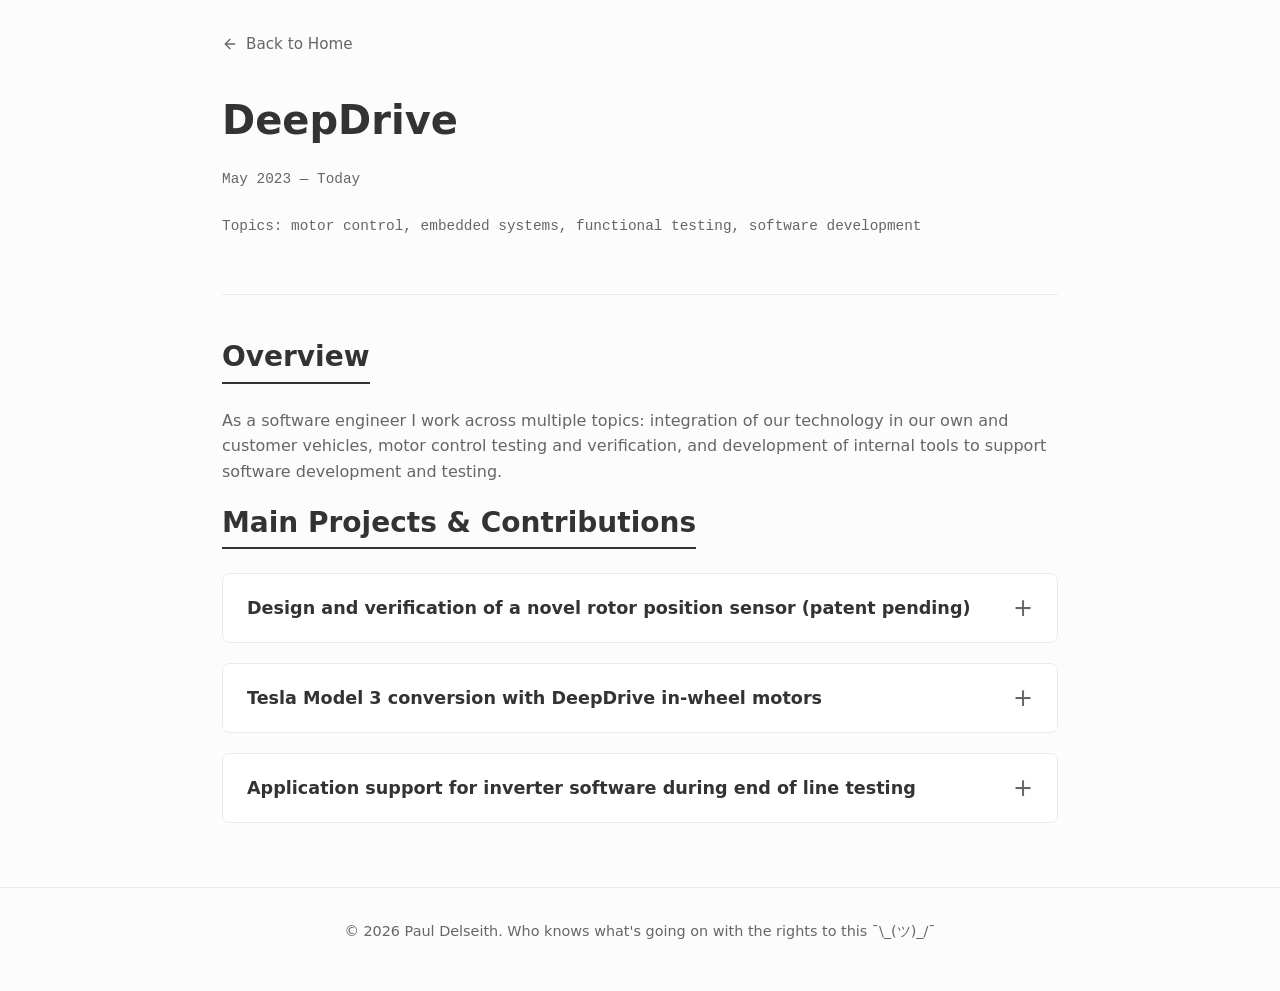
<file: work-deepdrive.html>
<!DOCTYPE html>
<html lang="en">
<head>
    <meta charset="UTF-8">
    <meta name="viewport" content="width=device-width, initial-scale=1.0">
    <title>HyperDiffusion Project | Paul Delseith</title>
    <link rel="stylesheet" href="style.css">
</head>
<body>

    <a href="index.html" class="back-link">
        <svg xmlns="http://www.w3.org/2000/svg" width="16" height="16" viewBox="0 0 24 24" fill="none" stroke="currentColor" stroke-width="2" stroke-linecap="round" stroke-linejoin="round">
            <line x1="19" y1="12" x2="5" y2="12"></line>
            <polyline points="12 19 5 12 12 5"></polyline>
        </svg>
        Back to Home
    </a>

    <article>
        <header class="article-header">
            <h1>DeepDrive</h1>
            
            <div class="article-meta">
                <span>May 2023 &mdash; Today</span>
                <span>Topics: motor control, embedded systems, functional testing, software development</span>
            </div>
        </header>
        
        <div class="article-content">
            <h2>Overview</h2>
            <p>As a software engineer I work across multiple topics: integration of our technology in our own and customer vehicles, motor control testing and verification, and development of internal tools to support software development and testing.</p>
            
            <h2>Main Projects & Contributions</h2>
            
            <details class="expandable-card">
                <summary>Design and verification of a novel rotor position sensor (patent pending)</summary>
                <div class="card-content">
                    <p>For my master's thesis, I worked on a novel rotor position sensor for our dual-rotor technology, based on the direct measurement of the axial rotor flux.</p>
                    <p><strong>Main Benefits:</strong></p>
                    <ul>
                        <li>Off-axis angle measurement capabilities.</li>
                        <li>Requires only one part (the sensor element) with no need for a target.</li>
                    </ul>
                </div>
            </details>

            <details class="expandable-card">
                <summary>Tesla Model 3 conversion with DeepDrive in-wheel motors</summary>
                <div class="card-content">
                    <p>Built the LV harness as well and software to make the vehicle run reliably and safely with our in-wheel motors.</p>
                    <ul>
                        <li>Bring-up and track-side testing of the vehicle with a tight time schedule due to customer appointments</li>
                        <li>Implementation of a basic LV harness for routing of the necessary CAN buses, implementation of a safety shutdown button, and supply and control of an external parking brake actuator</li>
                        <li>Built software to translate vehicle inputs (accelerator pedal, brake pedal) into motor commands</li>
                        <li>Implemented basic safety features, like power limiting and speed limiting</li>
                        <li>Got the ABS of the vehicle working with our in-wheel motors, which have a different bearing and could not fit the ABS sensor of the vehicle</li>
                        <li>Vehicle was successfully presented to various customers as well as press, so far driven 5k+ km without any breakdowns</li>
                        <li>Representation of the DeepDrive dual-rotor to engineers, journalists and managers at various automotive OEMs both in the car and outside of the car</li>
                        <li>Setup of current and voltage measurement for WLTP measurements using a Yokogawa power analyzer</li>
                        <li>Implementation of a python based GUI to enable a driver to follow the WLTP speed profile life while driving</li>
                    </ul>
                    <picture class="gallery-picture">
                        <source srcset="tesla_dd.jpg.webp" type="image/webp">
                        <img src="tesla_dd.jpg" alt="Tesla Model 3 with in-wheel motors" class="gallery-image">
                    </picture>
                </div>
            </details>

            <details class="expandable-card">
                <summary>Application support for inverter software during end of line testing</summary>
                <div class="card-content">
                    <p>As the only software engineer responsible for the in-wheel motor for several months, I was responsible for getting 6 fully functional drive units (motor + inverter) out the door to customers in time.</p>
                    <ul>
                        <li>Support of test bench operators whenever issues arose during end of line testing (failure analysis, finding software fixes, involving the right people for fixing issues)</li>
                        <li>Working with external test bench operators to set up testing of our machines at their facilities, explaining to them how our software works, and ensuring proper execution of test procedures for the first samples</li>
                    </ul>
                    <picture class="gallery-picture">
                        <source srcset="tesla_dd.jpg.webp" type="image/webp">
                        <img src="tesla_dd.jpg" alt="Tesla Model 3 with in-wheel motors" class="gallery-image">
                    </picture>
                </div>
            </details>

        </div>
    </article>

    <footer>
        <p>&copy; 2026 Paul Delseith. Who knows what's going on with the rights to this ¯\_(ツ)_/¯</p>
    </footer>

</body>
</html>
</file>
<file: style.css>
/* =========================================
   1. CSS VARIABLES (Color Palette & Fonts)
   ========================================= */
:root {
    --bg-color: #fcfcfc;
    --text-color: #333333;
    --accent-color: #0056b3;
    --secondary-text: #666666;
    --font-main: 'Segoe UI', system-ui, -apple-system, sans-serif;
}

/* =========================================
   2. BASIC RESET & BASE STYLES
   ========================================= */
* {
    box-sizing: border-box;
    margin: 0;
    padding: 0;
}

body {
    font-family: var(--font-main);
    background-color: var(--bg-color);
    color: var(--text-color);
    line-height: 1.6;
    max-width: 900px; /* Keeps line lengths readable */
    margin: 0 auto;   /* Centers the site on the screen */
    padding: 2rem;
}

/* =========================================
   3. TYPOGRAPHY & LINKS
   ========================================= */
h1, h2, h3 {
    margin-bottom: 1rem;
    font-weight: 700;
    color: var(--text-color);
}

h1 {
    font-size: 2.5rem;
}

h2 {
    font-size: 1.75rem;
    border-bottom: 2px solid var(--text-color); /* The line thickness and color */
    padding-bottom: 0.1rem;                     /* Space between the text and the line */
    margin-bottom: 1.5rem;                      /* Space between the line and the content below */
    display: inline-block;                      /* Makes the line only as wide as the text. Remove this if you want the line to go across the whole screen! */
}

p {
    margin-bottom: 1rem;
    color: var(--secondary-text);
}

/* Standard inline text links */
p a, .header-text a {
    color: var(--accent-color);
    text-decoration: none;
    border-bottom: 1px solid transparent;
    transition: border-bottom 0.2s ease;
}

p a:hover, .header-text a:hover {
    border-bottom: 1px solid var(--accent-color);
}

.contact-links {
    display: inline-flex;
    align-items: center;
    gap: 12px;
    margin-top: 1rem;
    font-size: 0.95rem;
    font-weight: 500;
}

.contact-links a {
    color: var(--text-color);
    text-decoration: none;
    border-bottom: 1px solid transparent;
}

.contact-links a:hover {
    color: var(--accent-color);
    border-bottom: 1px solid var(--accent-color);
}

.separator {
    color: #cccccc; /* A nice light gray so the pipe doesn't distract from the words */
    user-select: none; /* Prevents the user from accidentally highlighting the pipe when copying your email */
}

/* Groups the icon and text together seamlessly */
.social-text-item {
    display: inline-flex;
    align-items: center;
    gap: 6px; /* Adds a tiny bit of space between the logo and the word "LinkedIn" */
}

/* Colors the logo grey */
.decorative-icon {
    fill: var(--secondary-text); /* Pulls the grey from your root variables */
    display: block;
}

/* =========================================
   4. HEADER & PROFILE IMAGE
   ========================================= */
header {
    margin-bottom: 3rem;
    padding-bottom: 2rem;
    border-bottom: 1px solid #eaeaea;
}

/* Flexbox layout for the header */
.header-layout {
    display: flex;
    align-items: center;       
    justify-content: space-between;
    gap: 2rem;                 
}

.header-text {
    flex: 1;                   
}

/* The circular image styling */
.header-image img {
    width: 200px;              
    height: 200px;             
    border-radius: 50%;        
    object-fit: cover;         
    /* box-shadow: 0 4px 10px rgba(0,0,0,0.1); */
}

/* =========================================
   5. ICON LINKS (LinkedIn / GitHub)
   ========================================= */
.icon-only-link {
    display: inline-block;
    color: var(--text-color); 
    transition: color 0.2s; 
    margin-top: 0.5rem;
}

.icon-only-link svg {
    width: 24px;
    height: 24px;
    fill: currentColor;     
    display: block;         
}

.icon-only-link:hover {
    color: var(--accent-color);    
}

/* =========================================
   6. SECTIONS & PROJECT CARDS
   ========================================= */
section {
    margin-bottom: 3rem;
}

.project-card {
    display: flex;
    gap: 1.5rem;               
    margin-bottom: 2.5rem;
    padding-bottom: 2.5rem;
    border-bottom: 1px solid #eaeaea; 
    align-items: flex-start;
}

/* The last card shouldn't have a border on the bottom */
.project-card:last-child {
    border-bottom: none;
}

/* Image styling */
.project-image-link {
    flex-shrink: 0;            
    width: 200px;              
    display: block;
}

.project-image {
    width: 100%;
    height: auto;
    border-radius: 4px;
    border: 1px solid #eaeaea; 
    object-fit: cover;
    transition: opacity 0.2s ease;
}

/* .project-image-link:hover .project-image {
    opacity: 0.85;             
} */

/* Content styling */
.project-content {
    display: flex;
    flex-direction: column;
    flex-grow: 1;
}

.project-title {
    font-size: 1.1rem;
    font-weight: 650;
    line-height: 1.3;
    margin-bottom: 0.75rem;
    color: var(--text-color);
}

.project-title a {
    color: var(--text-color);
    text-decoration: none;
    border: none;
    transition: color 0.2s ease;
}

.project-title a:hover {
    color: var(--accent-color);
}

.project-summary {
    font-size: 1rem;
    color: var(--secondary-text);
    margin-bottom: 1rem;
    line-height: 1.5;
}

/* Date and Read More link */
.project-footer {
    display: flex;
    flex-direction: column;
    gap: 0.25rem;
}

.project-date {
    font-weight: 700;
    color: var(--secondary-text);
    font-size: 0.95rem;
}

.read-more {
    font-size: 0.95rem;
    color: var(--secondary-text);
    text-decoration: none;
    border-bottom: 1px solid transparent;
    align-self: flex-start; 
    transition: all 0.2s ease;
}

.read-more:hover {
    color: var(--accent-color);
    border-bottom: 1px solid var(--accent-color);
}

/* =========================================
   7. FOOTER
   ========================================= */
footer {
    margin-top: 4rem;
    padding-top: 2rem;
    border-top: 1px solid #eaeaea;
    font-size: 0.9rem;
    text-align: center;
    color: var(--secondary-text);
    
    /* The CSS magic to break out of the body's max-width container */
    margin-left: calc(50% - 50vw);
    margin-right: calc(50% - 50vw);
}

/* =========================================
   8. MOBILE RESPONSIVENESS
   ========================================= */
@media (max-width: 650px) {
    body {
        padding: 1.5rem;
    }

    h1 {
        font-size: 2rem;
    }

    /* Mobile Header Layout */
    .header-layout {
        flex-direction: column-reverse; 
        text-align: center;             
    }
    
    .header-image img {
        margin-bottom: 1rem;            
    }

    /* Center the icons on mobile header */
    .header-layout .icon-only-link {
        margin: 0.5rem auto;
    }

    /* Mobile Project Cards */
    .project-card {
        flex-direction: column; 
        gap: 1rem;
    }
    
    .project-image-link {
        width: 100%;            
        max-width: 400px;
    }
}

/* =========================================
   9. SUB-PAGE (ARTICLE) STYLES
   ========================================= */
.back-link {
    display: inline-flex;
    align-items: center;
    gap: 8px;
    font-size: 0.95rem;
    font-weight: 500;
    color: var(--secondary-text);
    margin-bottom: 2rem;
    text-decoration: none;
    border: none;
}

.back-link:hover {
    color: var(--accent-color);
    border: none;
}

.article-header {
    margin-bottom: 2.5rem;
}

.article-meta {
    display: flex;
    flex-wrap: wrap;
    gap: 1.5rem;
    color: var(--secondary-text);
    font-size: 0.9rem;
    margin-bottom: 1.5rem;
    font-family: monospace;
}

.article-image {
    width: 25%;
    height: auto;
    border-radius: 8px;
    border: 1px solid #eaeaea;
    margin-bottom: 2.5rem;
}

.article-content ul {
    margin-bottom: 1.5rem;
    padding-left: 1.5rem;
}

.article-content li {
    margin-bottom: 0.75rem;
}

/* =========================================
   10. IMAGE GALLERY / ROW
   ========================================= */
.image-row {
    display: flex;
    gap: 1.5rem;               /* Space between the images */
    margin-bottom: 2.5rem;
    align-items: stretch;      /* Makes sure both images stretch to the same height if possible */
}

/* We need to apply flex: 1 to direct children so they share the space 50/50 */
.image-row > img, 
.image-row > picture {
    flex: 1;
    display: block;
    width: 50%;                /* Prevents one image from dominating the other */
}

.gallery-image {
    width: 100%;
    height: 100%;
    object-fit: cover;         /* Crops the images nicely if they are different heights */
    border-radius: 8px;
    border: 1px solid #eaeaea;
}

/* Make them stack on mobile screens so they don't shrink too much */
@media (max-width: 650px) {
    .image-row {
        flex-direction: column;
        gap: 1rem;
    }
    
    .image-row > img, 
    .image-row > picture {
        width: 100%;
    }
}

/* =========================================
   11. EXPANDABLE PROJECT CARDS
   ========================================= */
details.expandable-card {
    display: block;
    background-color: #ffffff !important; /* Forces white card background */
    border: 1px solid #eaeaea !important;
    border-radius: 8px !important;
    margin-bottom: 1.25rem !important;
    overflow: hidden;
    width: 100%;
}

/* The clickable header of the card */
details.expandable-card summary {
    padding: 1.25rem 1.5rem !important;
    font-weight: 600 !important;
    font-size: 1.1rem !important;
    cursor: pointer;
    color: var(--text-color) !important;
    background-color: #ffffff !important;
    transition: background-color 0.2s ease, color 0.2s ease;
    list-style: none !important; /* Hides default browser arrow */
    display: flex !important;
    justify-content: space-between;
    align-items: center;
}

/* Hides default browser arrow in Safari/Chrome */
details.expandable-card summary::-webkit-details-marker {
    display: none !important; 
}

/* Adds a sleek '+' icon to the right side */
details.expandable-card summary::after {
    content: '+' !important;
    font-size: 1.5rem !important;
    font-weight: 400 !important;
    color: var(--secondary-text) !important;
    line-height: 1 !important;
}

/* Changes the '+' to a '−' when the card is clicked open */
details.expandable-card[open] summary::after {
    content: '−' !important;
}

details.expandable-card summary:hover {
    background-color: #f9f9f9 !important;
    color: var(--accent-color) !important;
}

/* Adds a crisp separator line between title and content when open */
details.expandable-card[open] summary {
    border-bottom: 1px solid #eaeaea !important;
}

/* Container for hidden content inside the card */
.card-content {
    padding: 1.5rem !important;
    background-color: #ffffff !important;
}

/* Fixes list items specifically when trapped inside an expandable card */
.card-content ul {
    margin-top: 0.5rem !important;
    margin-bottom: 0.5rem !important;
    padding-left: 1.25rem !important;
    list-style-type: disc !important;
}

.card-content li {
    margin-bottom: 0.5rem !important;
    color: var(--secondary-text) !important;
    font-size: 1rem !important;
}

.card-content p {
    margin-bottom: 1rem !important;
    color: var(--secondary-text) !important;
}

.card-content p:last-child {
    margin-bottom: 0 !important;
}

/* Cleans up image alignment rules when inserted inside a card */
.card-content .image-row,
.card-content .gallery-image {
    margin-bottom: 0 !important; 
    margin-top: 1rem !important;
}
</file>
